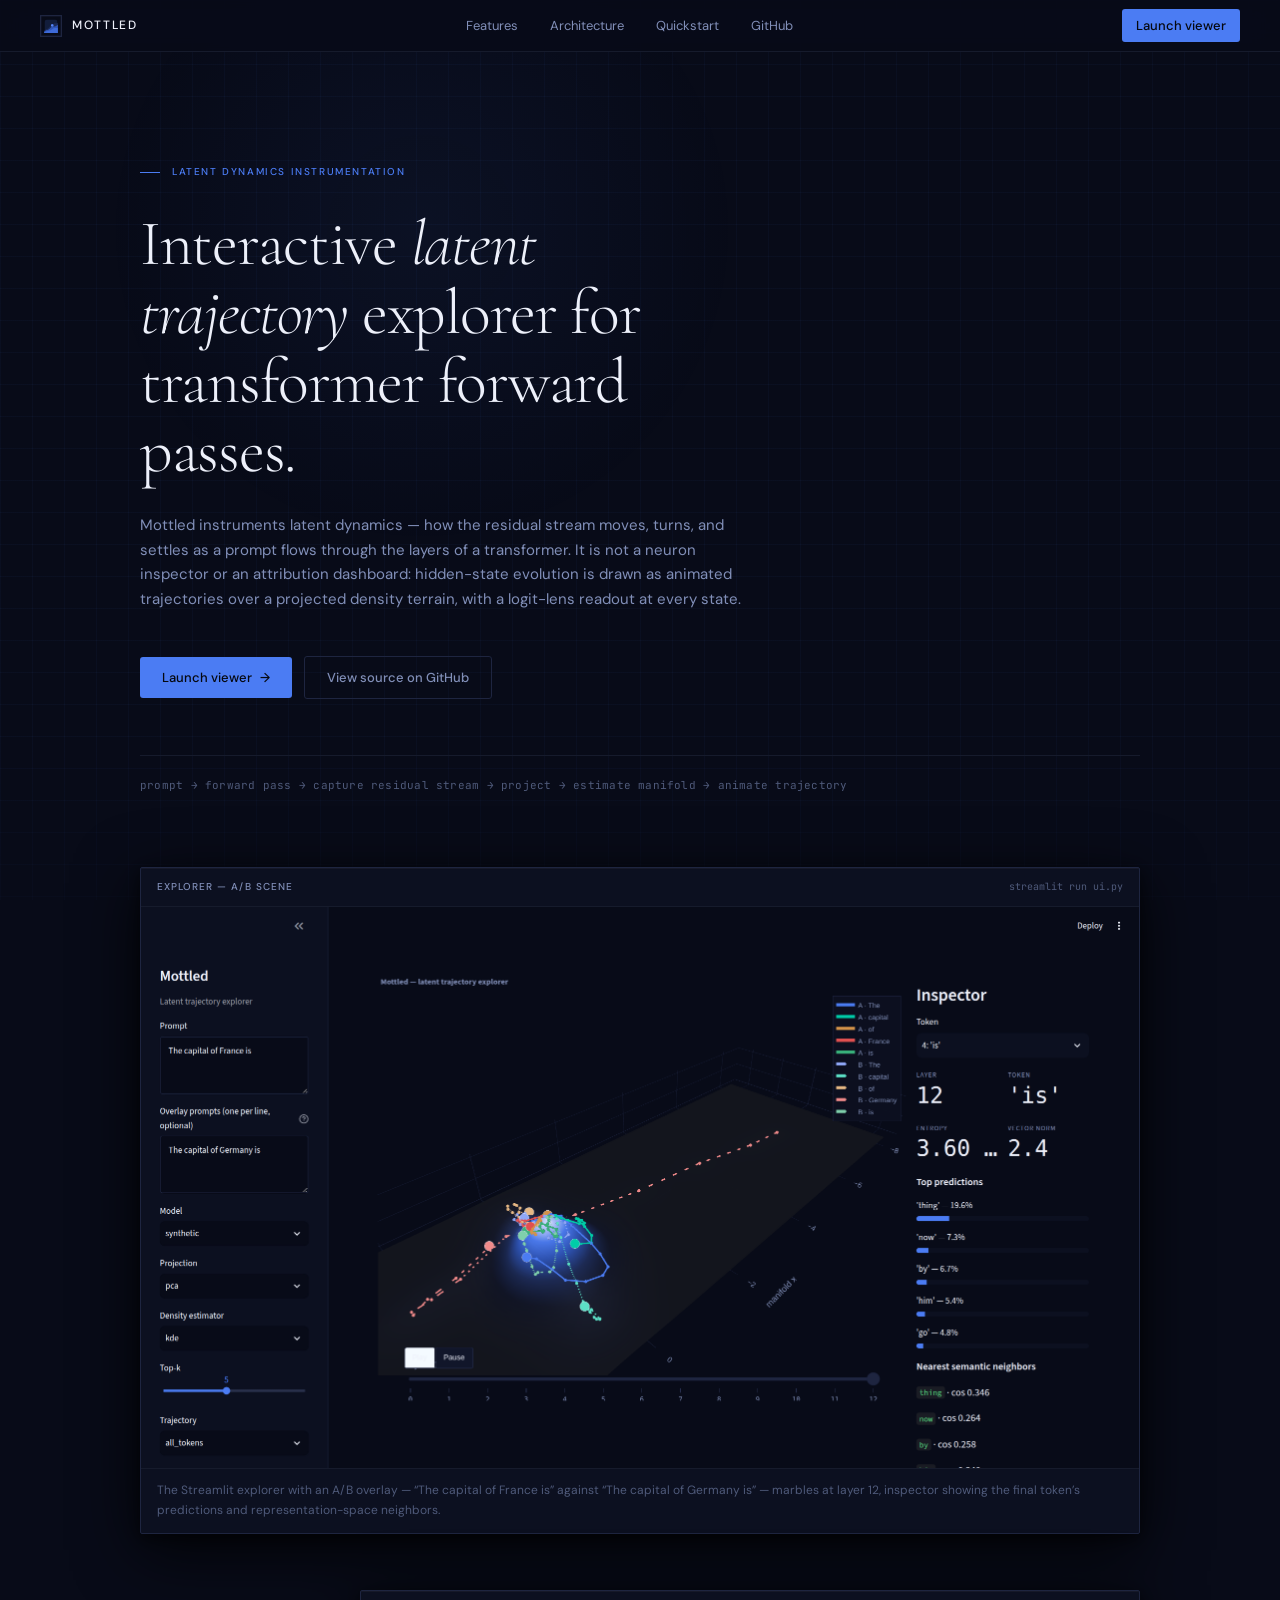
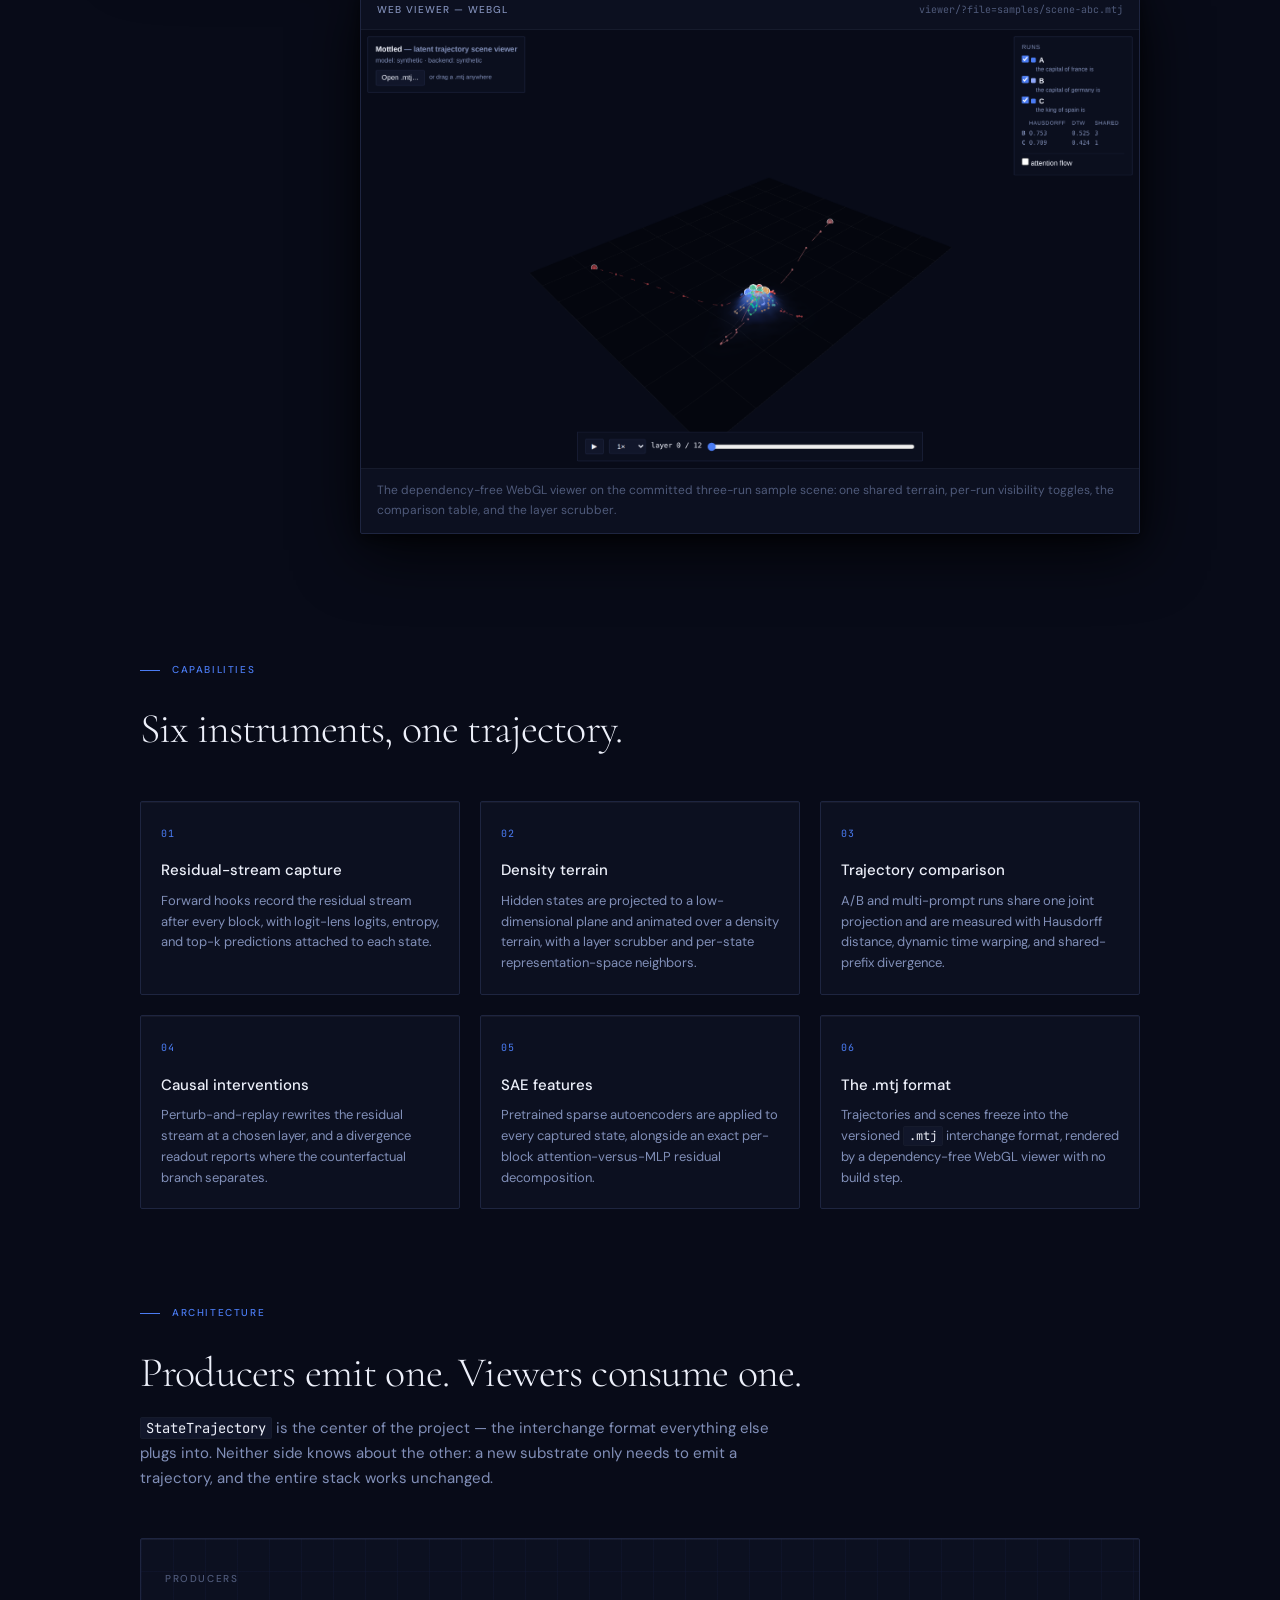
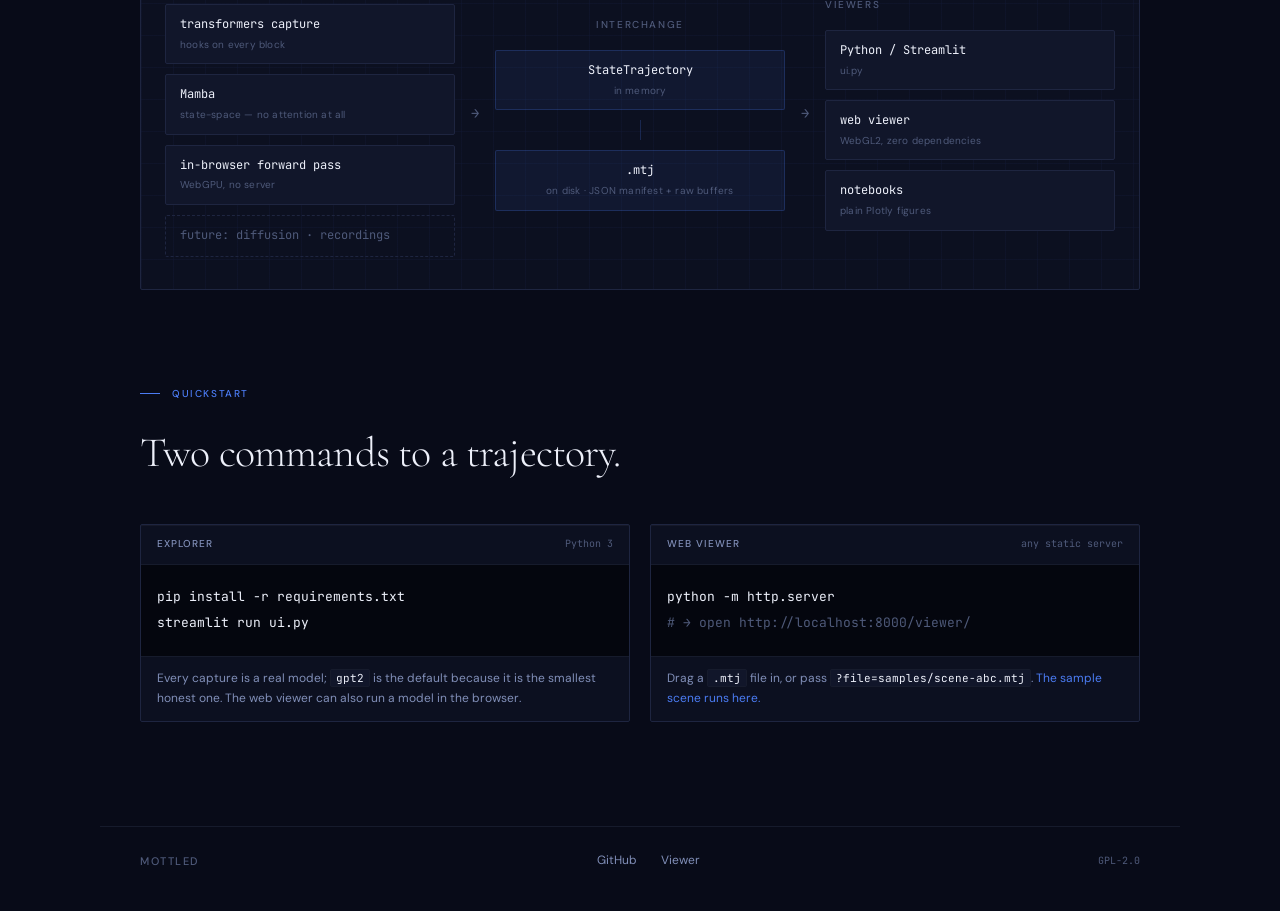
<file: site/index.html>
<!DOCTYPE html>
<html lang="en">
<head>
<meta charset="utf-8">
<meta name="viewport" content="width=device-width, initial-scale=1">
<title>Mottled — interactive latent trajectory explorer</title>
<meta name="description" content="Interactive latent trajectory explorer for transformer forward passes. Mottled instruments latent dynamics: how the residual stream moves, turns, and settles.">
<link rel="icon" type="image/svg+xml" href="assets/mottled-mark.svg">
<link rel="preconnect" href="https://fonts.googleapis.com">
<link rel="preconnect" href="https://fonts.gstatic.com" crossorigin>
<link href="https://fonts.googleapis.com/css2?family=Cormorant+Garamond:ital,wght@0,300;0,400;1,300;1,400&family=DM+Sans:opsz,wght@9..40,300;9..40,400;9..40,500&family=JetBrains+Mono:wght@400;500&display=swap" rel="stylesheet">
<link rel="stylesheet" href="style.css">
</head>
<body>

<div class="bg-grid" aria-hidden="true"></div>
<div class="bg-glow" aria-hidden="true"></div>

<nav class="nav">
  <a class="wordmark" href="#">
    <img class="wordmark-mark" src="assets/mottled-mark.svg" width="22" height="22" alt="">
    Mottled
  </a>
  <div class="nav-links">
    <a href="#features">Features</a>
    <a href="#architecture">Architecture</a>
    <a href="#quickstart">Quickstart</a>
    <a href="https://github.com/BobGnarly420/mottled">GitHub</a>
  </div>
  <a class="btn btn-primary btn-sm" href="viewer/?file=samples/scene-abc.mtj">Launch viewer</a>
</nav>

<header class="hero">
  <div class="overline"><span class="overline-rule" aria-hidden="true"></span>Latent dynamics instrumentation</div>
  <h1>Interactive <em>latent trajectory</em> explorer for transformer forward passes.</h1>
  <p class="hero-lede">Mottled instruments latent dynamics — how the residual stream moves, turns, and settles as a prompt flows through the layers of a transformer. It is not a neuron inspector or an attribution dashboard: hidden-state evolution is drawn as animated trajectories over a projected density terrain, with a logit-lens readout at every state.</p>
  <div class="hero-ctas">
    <a class="btn btn-primary" href="viewer/?file=samples/scene-abc.mtj">Launch viewer <span aria-hidden="true">&rarr;</span></a>
    <a class="btn btn-ghost" href="https://github.com/BobGnarly420/mottled">View source on GitHub</a>
  </div>
  <div class="hero-pipeline">prompt &rarr; forward pass &rarr; capture residual stream &rarr; project &rarr; estimate manifold &rarr; animate trajectory</div>
</header>

<section class="shots">
  <figure class="panel">
    <figcaption class="panel-bar">
      <span class="panel-label">Explorer &mdash; A/B scene</span>
      <span class="panel-meta">streamlit run ui.py</span>
    </figcaption>
    <img src="assets/explorer.png" alt="The Mottled explorer: an A/B prompt scene on the density terrain, with the layer scrubber and the token inspector" width="1600" height="900">
    <figcaption class="panel-caption">The Streamlit explorer with an A/B overlay &mdash; &ldquo;The capital of France is&rdquo; against &ldquo;The capital of Germany is&rdquo; &mdash; marbles at layer 12, inspector showing the final token&rsquo;s predictions and representation-space neighbors.</figcaption>
  </figure>
  <figure class="panel">
    <figcaption class="panel-bar">
      <span class="panel-label">Web viewer &mdash; WebGL</span>
      <span class="panel-meta">viewer/?file=samples/scene-abc.mtj</span>
    </figcaption>
    <img src="assets/viewer.png" alt="The dependency-free WebGL viewer rendering a three-run sample scene" width="1600" height="900" loading="lazy">
    <figcaption class="panel-caption">The dependency-free WebGL viewer on the committed three-run sample scene: one shared terrain, per-run visibility toggles, the comparison table, and the layer scrubber.</figcaption>
  </figure>
</section>

<section class="section" id="features">
  <div class="overline"><span class="overline-rule" aria-hidden="true"></span>Capabilities</div>
  <h2 class="section-title">Six instruments, one trajectory.</h2>
  <div class="feature-grid">
    <div class="card">
      <span class="card-index">01</span>
      <h3>Residual-stream capture</h3>
      <p>Forward hooks record the residual stream after every block, with logit-lens logits, entropy, and top-k predictions attached to each state.</p>
    </div>
    <div class="card">
      <span class="card-index">02</span>
      <h3>Density terrain</h3>
      <p>Hidden states are projected to a low-dimensional plane and animated over a density terrain, with a layer scrubber and per-state representation-space neighbors.</p>
    </div>
    <div class="card">
      <span class="card-index">03</span>
      <h3>Trajectory comparison</h3>
      <p>A/B and multi-prompt runs share one joint projection and are measured with Hausdorff distance, dynamic time warping, and shared-prefix divergence.</p>
    </div>
    <div class="card">
      <span class="card-index">04</span>
      <h3>Causal interventions</h3>
      <p>Perturb-and-replay rewrites the residual stream at a chosen layer, and a divergence readout reports where the counterfactual branch separates.</p>
    </div>
    <div class="card">
      <span class="card-index">05</span>
      <h3>SAE features</h3>
      <p>Pretrained sparse autoencoders are applied to every captured state, alongside an exact per-block attention-versus-MLP residual decomposition.</p>
    </div>
    <div class="card">
      <span class="card-index">06</span>
      <h3>The .mtj format</h3>
      <p>Trajectories and scenes freeze into the versioned <code>.mtj</code> interchange format, rendered by a dependency-free WebGL viewer with no build step.</p>
    </div>
  </div>
</section>

<section class="section" id="architecture">
  <div class="overline"><span class="overline-rule" aria-hidden="true"></span>Architecture</div>
  <h2 class="section-title">Producers emit one. Viewers consume one.</h2>
  <p class="section-lede"><code>StateTrajectory</code> is the center of the project &mdash; the interchange format everything else plugs into. Neither side knows about the other: a new substrate only needs to emit a trajectory, and the entire stack works unchanged.</p>
  <div class="diagram">
    <div class="diagram-col">
      <div class="diagram-head">Producers</div>
      <div class="node">transformers capture<span class="node-meta">hooks on every block</span></div>
      <div class="node">Mamba<span class="node-meta">state-space &mdash; no attention at all</span></div>
      <div class="node">in-browser forward pass<span class="node-meta">WebGPU, no server</span></div>
      <div class="node node-future">future: diffusion &middot; recordings</div>
    </div>
    <div class="diagram-flow" aria-hidden="true"><span>&rarr;</span></div>
    <div class="diagram-col diagram-center">
      <div class="diagram-head">Interchange</div>
      <div class="node node-core">StateTrajectory<span class="node-meta">in memory</span></div>
      <div class="diagram-link" aria-hidden="true"></div>
      <div class="node node-core">.mtj<span class="node-meta">on disk &middot; JSON manifest + raw buffers</span></div>
    </div>
    <div class="diagram-flow" aria-hidden="true"><span>&rarr;</span></div>
    <div class="diagram-col">
      <div class="diagram-head">Viewers</div>
      <div class="node">Python / Streamlit<span class="node-meta">ui.py</span></div>
      <div class="node">web viewer<span class="node-meta">WebGL2, zero dependencies</span></div>
      <div class="node">notebooks<span class="node-meta">plain Plotly figures</span></div>
    </div>
  </div>
</section>

<section class="section" id="quickstart">
  <div class="overline"><span class="overline-rule" aria-hidden="true"></span>Quickstart</div>
  <h2 class="section-title">Two commands to a trajectory.</h2>
  <div class="quickstart-grid">
    <div class="code-panel">
      <div class="panel-bar"><span class="panel-label">Explorer</span><span class="panel-meta">Python 3</span></div>
      <pre><code>pip install -r requirements.txt
streamlit run ui.py</code></pre>
      <p class="code-note">Every capture is a real model; <code>gpt2</code> is the default because it is the smallest honest one. The web viewer can also run a model in the browser.</p>
    </div>
    <div class="code-panel">
      <div class="panel-bar"><span class="panel-label">Web viewer</span><span class="panel-meta">any static server</span></div>
      <pre><code>python -m http.server
<span class="code-comment"># &rarr; open http://localhost:8000/viewer/</span></code></pre>
      <p class="code-note">Drag a <code>.mtj</code> file in, or pass <code>?file=samples/scene-abc.mtj</code>. <a href="viewer/?file=samples/scene-abc.mtj">The sample scene runs here.</a></p>
    </div>
  </div>
</section>

<footer class="footer">
  <span class="footer-mark">Mottled</span>
  <div class="footer-links">
    <a href="https://github.com/BobGnarly420/mottled">GitHub</a>
    <a href="viewer/?file=samples/scene-abc.mtj">Viewer</a>
  </div>
  <span class="footer-license">GPL-2.0</span>
</footer>

</body>
</html>
</file>
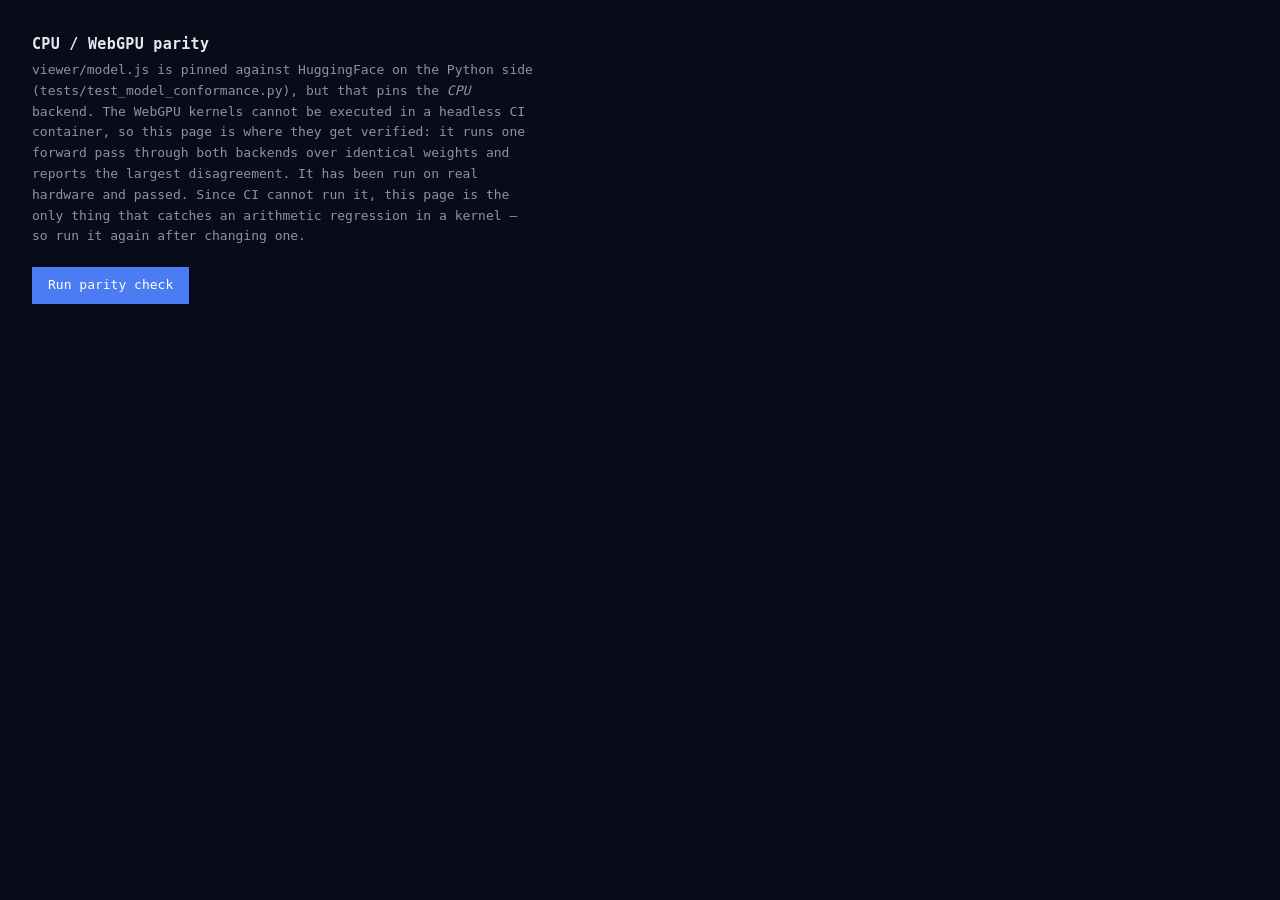
<file: viewer/tests/parity.html>
<!doctype html>
<meta charset="utf-8">
<title>Mottled — CPU/WebGPU parity</title>
<style>
  body { background:#080B18; color:#E6E9F2; font:13px/1.6 ui-monospace,Menlo,monospace;
         margin:0; padding:32px; }
  h1 { font-size:15px; font-weight:600; letter-spacing:.02em; margin:0 0 4px; }
  p  { color:#8B93AB; max-width:64ch; margin:0 0 20px; }
  table { border-collapse:collapse; margin-top:16px; }
  th,td { border:1px solid #232842; padding:6px 12px; text-align:left; }
  th { color:#8B93AB; font-weight:500; }
  .ok   { color:#4ADE80; }
  .bad  { color:#F87171; }
  .warn { color:#FBBF24; }
  button { background:#4B7CF3; color:#fff; border:0; padding:8px 16px;
           font:inherit; cursor:pointer; }
</style>

<h1>CPU / WebGPU parity</h1>
<p>
  <code>viewer/model.js</code> is pinned against HuggingFace on the Python side
  (<code>tests/test_model_conformance.py</code>), but that pins the <em>CPU</em>
  backend. The WebGPU kernels cannot be executed in a headless CI container, so
  this page is where they get verified: it runs one forward pass through both
  backends over identical weights and reports the largest disagreement.
  It has been run on real hardware and passed. Since CI cannot run it, this
  page is the only thing that catches an arithmetic regression in a kernel —
  so run it again after changing one.
</p>
<button id="run">Run parity check</button>
<div id="out"></div>

<script src="../model.js"></script>
<script src="../ops-webgpu.js"></script>
<script>
const CONFIG = {
  hiddenSize: 64, numLayers: 3, numHeads: 8, numKvHeads: 4, headDim: 8,
  intermediateSize: 128, vocabSize: 96, rmsNormEps: 1e-6, ropeTheta: 10000.0,
};

function randomWeights(cfg, seed = 1) {
  // xorshift so a failure is reproducible rather than a different random model
  // every reload.
  let s = seed >>> 0;
  const rnd = () => {
    s ^= s << 13; s >>>= 0; s ^= s >> 17; s ^= s << 5; s >>>= 0;
    return (s / 4294967296) * 2 - 1;
  };
  const fill = (n, scale = 0.08) =>
    Float32Array.from({ length: n }, () => rnd() * scale);

  const D = cfg.hiddenSize, I = cfg.intermediateSize;
  const qd = cfg.numHeads * cfg.headDim, kd = cfg.numKvHeads * cfg.headDim;
  const store = new Map([
    ["embed_tokens", fill(cfg.vocabSize * D)],
    ["norm", fill(D, 0.1).map((v) => v + 1)],
    ["lm_head", fill(cfg.vocabSize * D)],
  ]);
  for (let l = 0; l < cfg.numLayers; l++) {
    const p = `layers.${l}.`;
    store.set(p + "q_proj", fill(qd * D));
    store.set(p + "k_proj", fill(kd * D));
    store.set(p + "v_proj", fill(kd * D));
    store.set(p + "o_proj", fill(D * qd));
    store.set(p + "gate_proj", fill(I * D));
    store.set(p + "up_proj", fill(I * D));
    store.set(p + "down_proj", fill(D * I));
    store.set(p + "input_layernorm", fill(D, 0.1).map((v) => v + 1));
    store.set(p + "post_attention_layernorm", fill(D, 0.1).map((v) => v + 1));
  }
  return { get: (n, optional) => store.get(n) ?? (optional ? null : (() => {
    throw new Error("missing weight " + n);
  })()) };
}

const maxAbsDiff = (a, b) => {
  let m = 0;
  for (let i = 0; i < a.length; i++) m = Math.max(m, Math.abs(a[i] - b[i]));
  return m;
};
const relDiff = (a, b) => {
  let num = 0, den = 1e-30;
  for (let i = 0; i < a.length; i++) {
    num = Math.max(num, Math.abs(a[i] - b[i]));
    den = Math.max(den, Math.abs(a[i]));
  }
  return num / den;
};

document.getElementById("run").onclick = async () => {
  const out = document.getElementById("out");
  out.innerHTML = "<p>running…</p>";
  const rows = [];

  let gpu;
  try {
    gpu = await MottledOpsWebGPU.create();
  } catch (e) {
    out.innerHTML = `<p class="bad">${e.message}</p>
      <p>WebGPU is required. Chrome/Edge 113+ on a machine with a GPU.</p>`;
    return;
  }

  const weights = randomWeights(CONFIG);
  const tokens = [3, 17, 42, 8, 25, 60, 11];

  const t0 = performance.now();
  const cpu = await MottledModel.forward(weights, tokens, CONFIG,
    { captureComponents: true });
  const tCpu = performance.now() - t0;

  const t1 = performance.now();
  const web = await MottledModel.forward(weights, tokens, CONFIG,
    { ops: gpu, captureComponents: true });
  const tGpu = performance.now() - t1;

  // f32 kernels accumulate in a different order than the CPU loop, so parity
  // is a tolerance, not bit-equality. 1e-3 relative over a 3-layer stack is
  // comfortably tighter than anything that would move a top-1 readout.
  const TOL = 1e-3;
  const check = (label, a, b) => {
    const rel = relDiff(a, b);
    rows.push([label, maxAbsDiff(a, b).toExponential(2), rel.toExponential(2),
               rel <= TOL]);
  };

  check("hidden (all layers)", cpu.hidden, web.hidden);
  check("logits", cpu.logits, web.logits);
  check("attn writes", cpu.components.attn, web.components.attn);
  check("mlp writes", cpu.components.mlp, web.components.mlp);

  const argmax = (arr, n, v) => {
    const out = [];
    for (let t = 0; t < n; t++) {
      let best = 0;
      for (let i = 1; i < v; i++) if (arr[t * v + i] > arr[t * v + best]) best = i;
      out.push(best);
    }
    return out;
  };
  const sameTop1 = JSON.stringify(argmax(cpu.logits, tokens.length, CONFIG.vocabSize))
    === JSON.stringify(argmax(web.logits, tokens.length, CONFIG.vocabSize));

  const pass = rows.every((r) => r[3]) && sameTop1;
  out.innerHTML = `
    <p class="${pass ? "ok" : "bad"}">${pass ? "PASS — the WebGPU backend agrees with the CPU reference."
      : "FAIL — the backends disagree beyond tolerance."}</p>
    <table>
      <tr><th>quantity</th><th>max |Δ|</th><th>relative</th><th>within 1e-3</th></tr>
      ${rows.map((r) => `<tr><td>${r[0]}</td><td>${r[1]}</td><td>${r[2]}</td>
        <td class="${r[3] ? "ok" : "bad"}">${r[3] ? "yes" : "no"}</td></tr>`).join("")}
      <tr><td>top-1 readout identical</td><td colspan="2">—</td>
          <td class="${sameTop1 ? "ok" : "bad"}">${sameTop1 ? "yes" : "no"}</td></tr>
    </table>
    <p>CPU ${tCpu.toFixed(0)} ms · WebGPU ${tGpu.toFixed(0)} ms
       (this model is far too small for the GPU to win; the kernels exist for
       real weights, where the CPU path stops being usable).</p>`;
};
</script>
</file>
<file: site/style.css>
/* ─────────────────────────────────────────────────────────────
   Mottled — landing page
   Design tokens adapted from the Incision design language.
   ───────────────────────────────────────────────────────────── */

:root {
  /* color */
  --color-void:           #04060E;
  --color-base:           #080B18;
  --color-surface-0:      #0C1020;
  --color-surface-1:      #11162A;
  --color-border-subtle:  #161B2C;
  --color-border-default: #1E2540;
  --color-border-strong:  #283050;
  --color-fg-1:           #EDF0FA;
  --color-fg-2:           #818FB8;
  --color-fg-3:           #4F5A7A;
  --color-fg-inverse:     #06080E;
  --color-accent:         #4B7CF3;
  --color-accent-hover:   #6490F6;
  --color-accent-border:  rgba(75, 124, 243, 0.22);

  /* type */
  --font-display: 'Cormorant Garamond', 'Georgia', 'Times New Roman', serif;
  --font-sans:    'DM Sans', 'Helvetica Neue', system-ui, -apple-system, sans-serif;
  --font-mono:    'JetBrains Mono', 'Courier New', 'Lucida Console', monospace;
  --tracking-overline: 0.16em;

  /* shape & motion */
  --radius-xs: 2px;
  --radius-sm: 3px;
  --ease-precision: cubic-bezier(0.16, 1.00, 0.30, 1.00);
  --shadow-panel: 0 16px 64px rgba(0, 0, 0, 0.80), 0 4px 16px rgba(0, 0, 0, 0.55);
  --inset-top: inset 0 1px 0 rgba(255, 255, 255, 0.04);
  --glow-accent: 0 0 24px rgba(75, 124, 243, 0.30);

  /* layout */
  --content: 1080px;
}

*, *::before, *::after { box-sizing: border-box; margin: 0; padding: 0; }

html { scroll-behavior: smooth; }

body {
  background: var(--color-base);
  color: var(--color-fg-1);
  font-family: var(--font-sans);
  font-size: 15px;
  line-height: 1.65;
  -webkit-font-smoothing: antialiased;
}

/* ── Backdrop ─────────────────────────────────────────────── */
.bg-grid {
  position: fixed; inset: 0; z-index: -2; pointer-events: none;
  background-image:
    linear-gradient(rgba(75, 124, 243, 0.045) 1px, transparent 1px),
    linear-gradient(90deg, rgba(75, 124, 243, 0.045) 1px, transparent 1px);
  background-size: 32px 32px;
  mask-image: linear-gradient(to bottom, black 0, black 720px, transparent 1100px);
  -webkit-mask-image: linear-gradient(to bottom, black 0, black 720px, transparent 1100px);
}
.bg-glow {
  position: fixed; top: -10%; left: 8%; z-index: -1; pointer-events: none;
  width: 640px; height: 640px;
  background: radial-gradient(circle, rgba(75, 124, 243, 0.06) 0%, transparent 70%);
}

/* ── Nav ──────────────────────────────────────────────── */
.nav {
  position: sticky; top: 0; z-index: 100;
  height: 52px;
  display: flex; align-items: center; justify-content: space-between; gap: 24px;
  padding: 0 40px;
  background: rgba(8, 11, 24, 0.90);
  -webkit-backdrop-filter: blur(16px) saturate(160%);
  backdrop-filter: blur(16px) saturate(160%);
  border-bottom: 1px solid var(--color-border-subtle);
}
.wordmark {
  display: inline-flex; align-items: center; gap: 10px;
  font-size: 12px; font-weight: 500; letter-spacing: 0.14em;
  text-transform: uppercase; color: var(--color-fg-1); text-decoration: none;
}
.wordmark-tick { width: 14px; height: 14px; border: 1px solid var(--color-accent); position: relative; }
.wordmark-tick::after {
  content: ""; position: absolute; inset: 3px;
  background: var(--color-accent); border-radius: 50%;
}
.wordmark-mark {
  width: 22px; height: 22px; display: block; flex-shrink: 0;
  border: 1px solid var(--color-border-default);
}
.nav-links { display: flex; gap: 32px; }
.nav-links a {
  font-size: 13px; color: var(--color-fg-2); text-decoration: none;
  transition: color 100ms var(--ease-precision);
}
.nav-links a:hover { color: var(--color-fg-1); }

/* ── Buttons ─────────────────────────────────────────────── */
.btn {
  display: inline-flex; align-items: center; gap: 8px;
  font-size: 13px; font-weight: 500; text-decoration: none;
  padding: 10px 22px; border-radius: var(--radius-sm);
  transition: background 100ms var(--ease-precision),
              box-shadow 150ms var(--ease-precision),
              border-color 100ms var(--ease-precision),
              color 100ms var(--ease-precision);
}
.btn:active { transform: translateY(1px); }
.btn-primary { background: var(--color-accent); color: var(--color-fg-inverse); }
.btn-primary:hover { background: var(--color-accent-hover); box-shadow: var(--glow-accent); }
.btn-ghost { border: 1px solid var(--color-border-default); color: var(--color-fg-2); }
.btn-ghost:hover { border-color: var(--color-border-strong); color: var(--color-fg-1); }
.btn-sm { padding: 6px 14px; }

/* ── Overline ─────────────────────────────────────────────── */
.overline {
  display: flex; align-items: center; gap: 12px;
  font-size: 10px; font-weight: 500; letter-spacing: var(--tracking-overline);
  text-transform: uppercase; color: var(--color-accent);
  margin-bottom: 28px;
}
.overline-rule { width: 20px; height: 1px; background: var(--color-accent); flex-shrink: 0; }

/* ── Hero ─────────────────────────────────────────────── */
.hero {
  max-width: var(--content); margin: 0 auto;
  padding: 112px 40px 72px;
}
.hero h1 {
  font-family: var(--font-display);
  font-size: clamp(40px, 5vw, 68px);
  font-weight: 300; line-height: 1.08; letter-spacing: -0.02em;
  max-width: 17ch;
  margin-bottom: 28px;
}
.hero h1 em { font-style: italic; }
.hero-lede {
  color: var(--color-fg-2); max-width: 620px;
  margin-bottom: 44px; text-wrap: pretty;
}
.hero-ctas { display: flex; align-items: center; gap: 12px; flex-wrap: wrap; }
.hero-pipeline {
  margin-top: 56px;
  font-family: var(--font-mono); font-size: 11px; color: var(--color-fg-3);
  letter-spacing: 0.02em;
  border-top: 1px solid var(--color-border-subtle);
  padding-top: 20px;
}

/* ── Screenshot panels ──────────────────────────────────── */
.shots {
  max-width: var(--content); margin: 0 auto;
  padding: 0 40px 40px;
  display: flex; flex-direction: column; gap: 56px;
}
.panel {
  background: var(--color-surface-0);
  border: 1px solid var(--color-border-default);
  border-radius: var(--radius-xs);
  box-shadow: var(--shadow-panel), var(--inset-top);
  overflow: hidden;
}
.shots .panel:nth-child(2) { max-width: 78%; align-self: flex-end; }
.panel-bar {
  display: flex; align-items: center; justify-content: space-between; gap: 16px;
  padding: 11px 16px;
  border-bottom: 1px solid var(--color-border-subtle);
}
.panel-label {
  font-size: 10px; font-weight: 500; letter-spacing: 0.10em;
  text-transform: uppercase; color: var(--color-fg-2);
}
.panel-meta { font-family: var(--font-mono); font-size: 10px; color: var(--color-fg-3); }
.panel img { display: block; width: 100%; height: auto; }
.panel-caption {
  padding: 12px 16px;
  border-top: 1px solid var(--color-border-subtle);
  font-size: 12px; color: var(--color-fg-3); text-wrap: pretty;
}

/* ── Sections ───────────────────────────────────────────── */
.section {
  max-width: var(--content); margin: 0 auto;
  padding: 88px 40px 8px;
}
.section-title {
  font-family: var(--font-display);
  font-size: clamp(30px, 3.4vw, 42px);
  font-weight: 300; line-height: 1.1; letter-spacing: -0.02em;
  margin-bottom: 20px;
}
.section-lede { color: var(--color-fg-2); max-width: 640px; margin-bottom: 48px; text-wrap: pretty; }

/* ── Feature grid ───────────────────────────────────────── */
.feature-grid {
  margin-top: 48px;
  display: grid; grid-template-columns: repeat(3, 1fr); gap: 20px;
}
.card {
  background: var(--color-surface-0);
  border: 1px solid var(--color-border-default);
  border-radius: var(--radius-xs);
  box-shadow: var(--inset-top);
  padding: 24px 20px 20px;
  transition: border-color 100ms var(--ease-precision),
              background 100ms var(--ease-precision);
}
.card:hover { border-color: var(--color-border-strong); background: var(--color-surface-1); }
.card-index {
  font-family: var(--font-mono); font-size: 10px; color: var(--color-accent);
  letter-spacing: 0.06em; display: block; margin-bottom: 16px;
}
.card h3 { font-size: 15px; font-weight: 500; margin-bottom: 8px; }
.card p { font-size: 13px; line-height: 1.6; color: var(--color-fg-2); }

code {
  font-family: var(--font-mono); font-size: 0.92em;
  color: var(--color-fg-1);
  background: var(--color-surface-1);
  border: 1px solid var(--color-border-subtle);
  border-radius: var(--radius-xs);
  padding: 1px 5px;
}

/* ── Architecture diagram ─────────────────────────────── */
.diagram {
  display: grid;
  grid-template-columns: 1fr auto 1fr auto 1fr;
  gap: 16px; align-items: center;
  padding: 32px 24px;
  background: var(--color-surface-0);
  border: 1px solid var(--color-border-default);
  border-radius: var(--radius-xs);
  box-shadow: var(--inset-top);
  background-image:
    linear-gradient(rgba(75, 124, 243, 0.04) 1px, transparent 1px),
    linear-gradient(90deg, rgba(75, 124, 243, 0.04) 1px, transparent 1px);
  background-size: 32px 32px;
}
.diagram-col { display: flex; flex-direction: column; gap: 10px; }
.diagram-head {
  font-size: 10px; font-weight: 500; letter-spacing: var(--tracking-overline);
  text-transform: uppercase; color: var(--color-fg-3);
  margin-bottom: 6px;
}
.node {
  font-family: var(--font-mono); font-size: 12px; color: var(--color-fg-1);
  background: var(--color-surface-1);
  border: 1px solid var(--color-border-default);
  border-radius: var(--radius-xs);
  padding: 10px 14px;
}
.node-meta {
  display: block; font-size: 10px; color: var(--color-fg-3);
  font-family: var(--font-sans); letter-spacing: 0.02em; margin-top: 2px;
}
.node-future { color: var(--color-fg-3); border-style: dashed; background: transparent; }
.node-core {
  border-color: var(--color-accent-border);
  background: rgba(75, 124, 243, 0.08);
  color: var(--color-fg-1);
}
.diagram-center .diagram-head { text-align: center; }
.diagram-center .node { text-align: center; }
.diagram-link { width: 1px; height: 20px; background: var(--color-accent-border); margin: 0 auto; }
.diagram-flow { color: var(--color-fg-3); font-family: var(--font-mono); font-size: 14px; text-align: center; }

/* ── Quickstart ───────────────────────────────────────── */
.quickstart-grid {
  margin-top: 48px;
  display: grid; grid-template-columns: 1fr 1fr; gap: 20px;
}
.code-panel {
  background: var(--color-surface-0);
  border: 1px solid var(--color-border-default);
  border-radius: var(--radius-xs);
  box-shadow: var(--inset-top);
  overflow: hidden;
}
.code-panel pre {
  padding: 20px 16px;
  background: var(--color-void);
  overflow-x: auto;
}
.code-panel pre code {
  background: none; border: none; padding: 0;
  font-size: 13px; line-height: 1.9; color: var(--color-fg-1);
}
.code-comment { color: var(--color-fg-3); }
.code-note {
  padding: 12px 16px;
  border-top: 1px solid var(--color-border-subtle);
  font-size: 12px; color: var(--color-fg-2);
}
.code-note a { color: var(--color-accent); text-decoration: none; }
.code-note a:hover { color: var(--color-accent-hover); }

/* ── Footer ─────────────────────────────────────────────── */
.footer {
  max-width: var(--content); margin: 96px auto 0;
  padding: 24px 40px 40px;
  border-top: 1px solid var(--color-border-subtle);
  display: flex; align-items: center; justify-content: space-between; gap: 24px;
}
.footer-mark {
  font-size: 11px; font-weight: 500; letter-spacing: 0.14em;
  text-transform: uppercase; color: var(--color-fg-3);
}
.footer-links { display: flex; gap: 24px; }
.footer-links a {
  font-size: 12px; color: var(--color-fg-2); text-decoration: none;
  transition: color 100ms var(--ease-precision);
}
.footer-links a:hover { color: var(--color-fg-1); }
.footer-license { font-family: var(--font-mono); font-size: 10px; color: var(--color-fg-3); }

/* ── Responsive ───────────────────────────────────────── */
@media (max-width: 900px) {
  .feature-grid { grid-template-columns: 1fr 1fr; }
  .diagram { grid-template-columns: 1fr; }
  .diagram-flow { transform: rotate(90deg); padding: 4px 0; }
  .shots .panel:nth-child(2) { max-width: 100%; align-self: stretch; }
}

@media (max-width: 640px) {
  .nav { padding: 0 20px; }
  .nav-links { display: none; }
  .hero { padding: 72px 20px 56px; }
  .section { padding: 64px 20px 8px; }
  .shots { padding: 0 20px 24px; gap: 32px; }
  .feature-grid, .quickstart-grid { grid-template-columns: 1fr; }
  .footer { flex-wrap: wrap; padding: 24px 20px 40px; }
  .panel-bar { flex-wrap: wrap; row-gap: 4px; }
}

@media (prefers-reduced-motion: reduce) {
  *, *::before, *::after { transition-duration: 0.01ms !important; }
  html { scroll-behavior: auto; }
}
</file>
